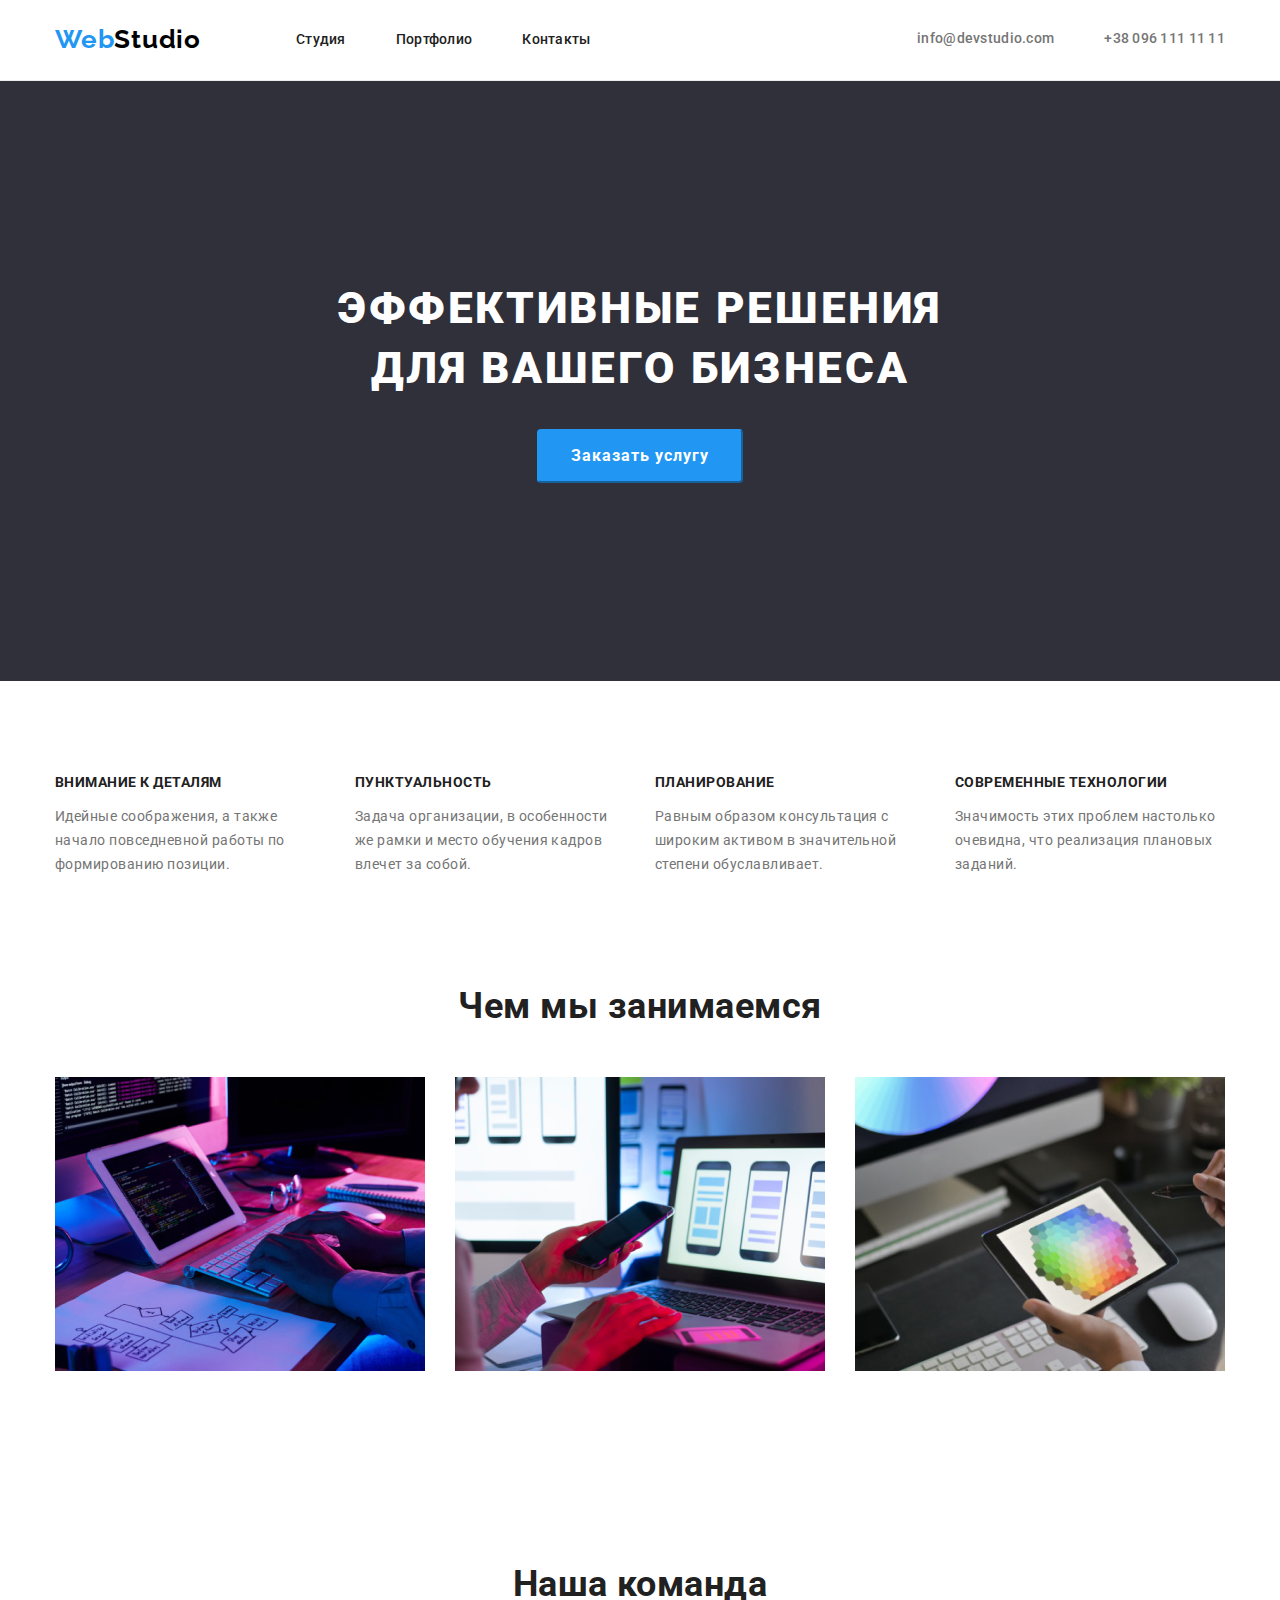
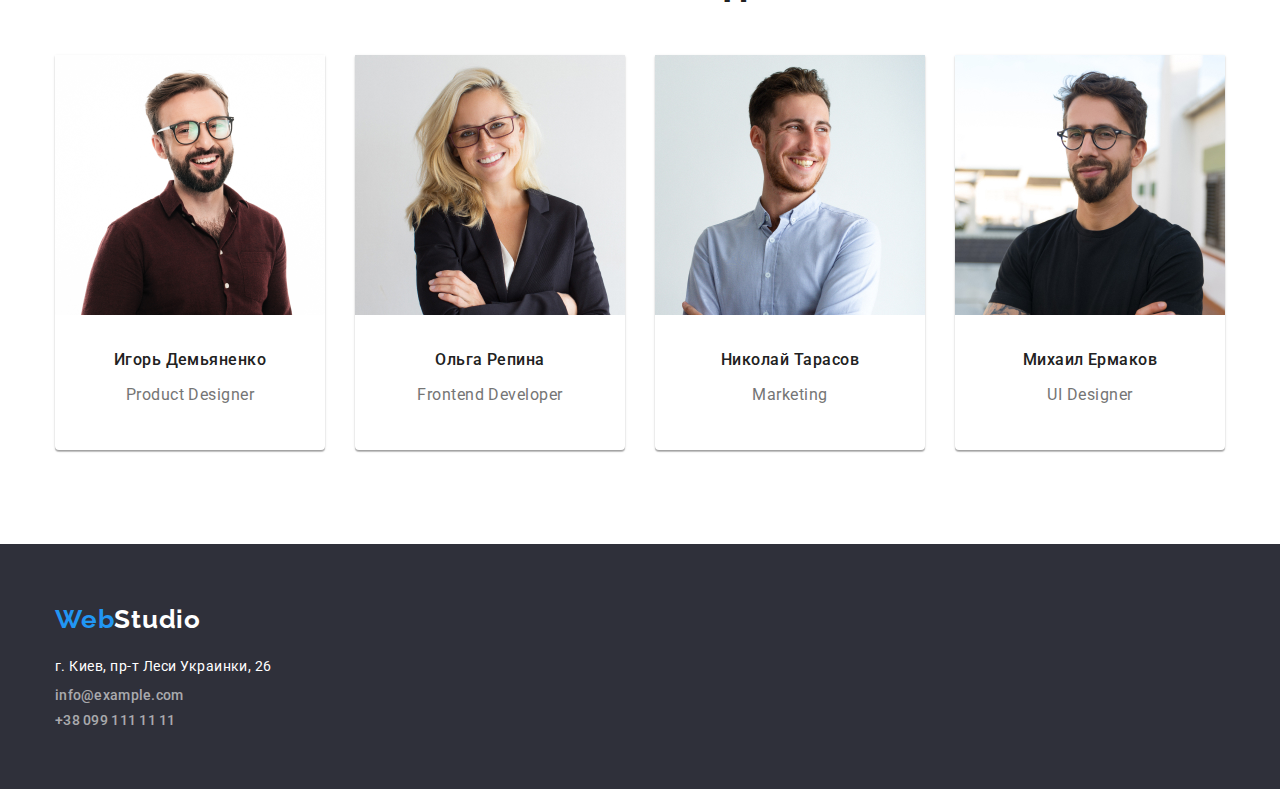
<file: index.html>
<!DOCTYPE html>
<html lang="en">
<head>
    <meta charset="UTF-8">
    <meta http-equiv="X-UA-Compatible" content="IE=edge">
    <meta name="viewport" content="width=device-width, initial-scale=1.0">
    <title>Document</title>
    <link rel="preconnect" href="https://fonts.gstatic.com" />
    <link
      href="https://fonts.googleapis.com/css2?family=Raleway:wght@700&family=Roboto:wght@400;500;700;900&display=swap"
      rel="stylesheet"
    />
    <link
      rel="stylesheet"
      href="https://cdnjs.cloudflare.com/ajax/libs/modern-normalize/1.0.0/modern-normalize.min.css"
    />
    <link rel="stylesheet" href="./css/style.css">
</head>


<!-- Шапка -->
<header class="header">
    <div class="container main-nav">
     <nav class="header-nav">
         <a href="/" class="logo"> <span class="color-web">Web</span>Studio</a>  
    <ul class="site-nav list">
        <li class="item"><a href="./index.html" class="header-link">Студия</a></li>
        <li class="item"><a href="./portfolio.html" class="header-link">Портфолио</a></li>
        <li class="item"><a href="" class="header-link">Контакты</a></li>
    </ul>
    </nav>
   <!-- Контакты -->
    <ul class="contacts list">
        <li class="item"><a href="mailto:info@devstudio.com" class="mail-link">info@devstudio.com</a></li>
        <li class="item"><a href="tel:+380961111111" class="tel-link">+38 096 111 11 11</a></li>
        
    </ul>
    </div>

</header>
<main>
<!-- Банер -->

    <section class="hero ">
        <div class="hero-title-container">
        <h1 class="hero-title">Эффективные решения <br> для вашего бизнеса</h1>
        <button type="button" class="button">Заказать услугу</button> 
    </div>
    </section>


<!-- Особенности -->
<section class="section features">
    <div class="container">
    <ul class="list section-list">
        <li class="features-blocks">
            <h3 class="features-title">Внимание к деталям</h3>
            <p>Идейные соображения, а также начало повседневной работы по формированию позиции.</p>
        </li>
        <li class="features-blocks">
            <h3 class="features-title">Пунктуальность</h3>
            <p>Задача организации, в особенности же рамки и место обучения кадров влечет за собой.</p>
        </li>
        <li class="features-blocks">
            <h3 class="features-title">Планирование</h3>
            <p>Равным образом консультация с широким активом в значительной степени обуславливает.</p>
        </li>
        <li class="features-blocks">
            <h3 class="features-title">Современные технологии</h3>
            <p>Значимость этих проблем настолько очевидна, что реализация плановых заданий.</p>
        </li>
    </ul>
    </div>
</section>

<!-- Чем мы занимаемся -->
<section class=" about-section section "> 
    <div class="container">
      <h2 class="section-title">Чем мы занимаемся</h2>
      
      <ul class="list section-list">
      <li class="about item"><img src="img/box1.jpg" alt="Робота с Html кодом" width="370"></li>
      <li class="about item"><img src="img/box2.jpg" alt="Разроботка сайта для телефона" width="370"></li>
      <li class="about item"><img src="img/box3.jpg" alt="Подбор цветовой палитры" width="370"></li>
    </ul>
    </div>
</section>

<!-- Наша команда -->
<section class="section">
    <div class="container">
    <h2 class="section-title">Наша команда</h2>
    <ul class="list section-list">
        <li class="team-item">
            <img src="img/IgorDemianenko.png" alt="Игорь Демьяненко" width="270">
            <div class="team-list-content">
                <h3 class="name-title">Игорь Демьяненко</h3>
            <p class="position">Product Designer</p>
        </div>
            
        </li>
        <li class="team-item">
            <img src="img/OlgaRepina.jpg" alt="Ольга Репина" width="270">
            <div class="team-list-content"><h3 class="name-title">Ольга Репина</h3>
            <p class="position">Frontend Developer</p></div>
            
        </li>
        <li class="team-item">
            <img src="img/NikolaiTarasov.jpg" alt="Николай Тарасов" width="270">
            <div class="team-list-content"><h3 class="name-title">Николай Тарасов</h3>
            <p class="position">Marketing</p></div>
            
        </li>
        <li class="team-item">
            <img src="img/MikhailErmakov.jpg" alt="Михаил Ермаков" width="270">
            <div class="team-list-content"> <h3 class="name-title">Михаил Ермаков</h3>
            <p class="position">UI Designer</p></div>
           
        </li>
    </ul>
    </div>
</section>
</main>
<!-- Футер -->
<footer class="footer">
 <div class="container">
        <ul class="list section-footer">
          <li>
            <div class="footer-logo-container">
              <a lang="en" href="/" class="logo footer"
                ><span class="color-web">Web</span>Studio</a
              >
            </div>
            <div class="contact-section-footer">
              <address class="item address">
                г. Киев, пр-т Леси Украинки, 26
              </address>
              <ul class="list">
                <li class="item">
                  <a
                    class="mail-link footer-link"
                    target="_blank"
                    href="mailto:info@example.com"
                    >info@example.com</a
                  >
                </li>
                <li class="item">
                  <a class="tel-link footer-link" target="_blank" href="tel:+380991111111"
                    >+38 099 111 11 11</a
                  >
                </li>
              </ul>
            </div>
          </li>
</footer>

</body>

</html>
</file>
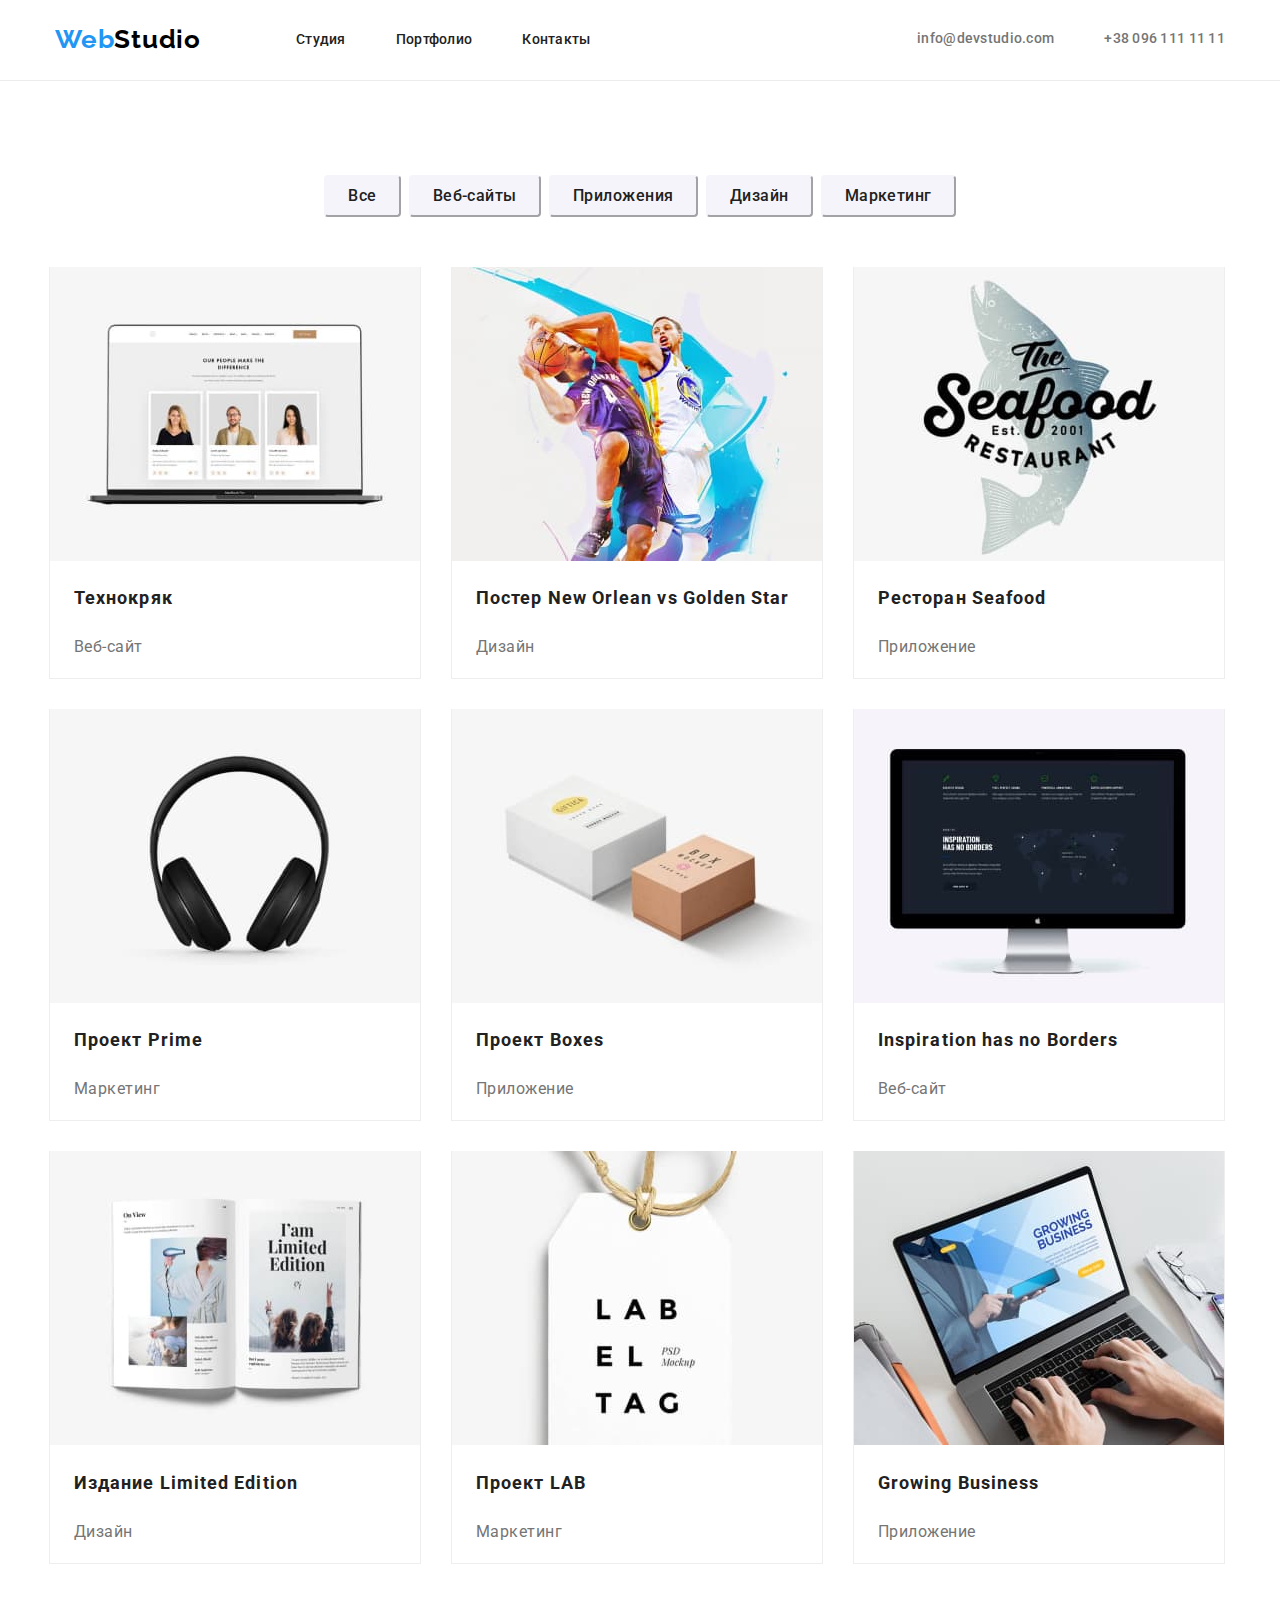
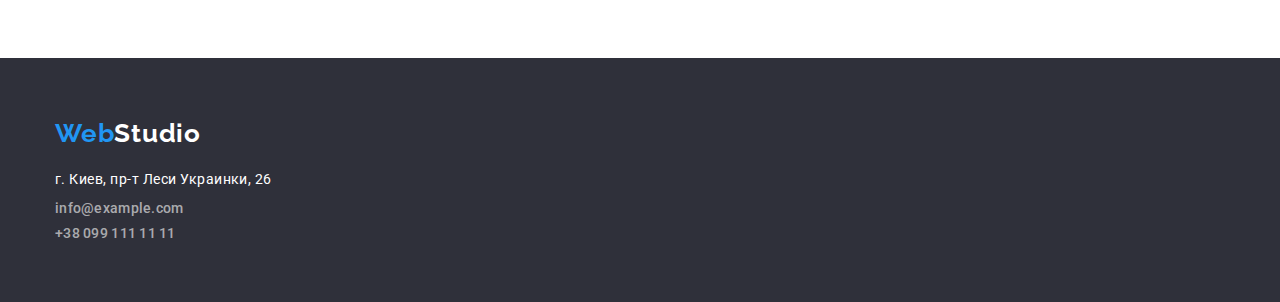
<file: portfolio.html>
<!DOCTYPE html>
<html lang="en">
  <head>
    <meta charset="UTF-8" />
    <meta http-equiv="X-UA-Compatible" content="IE=edge" />
    <meta name="viewport" content="width=device-width, initial-scale=1.0" />
    <title>Document</title>
    <link rel="preconnect" href="https://fonts.gstatic.com" />
    <link
      href="https://fonts.googleapis.com/css2?family=Raleway:wght@700&family=Roboto:wght@400;500;700;900&display=swap"
      rel="stylesheet"
    />
    <link
      rel="stylesheet"
      href="https://cdnjs.cloudflare.com/ajax/libs/modern-normalize/1.0.0/modern-normalize.min.css"
    />
    <link rel="stylesheet" href="./css/style.css" />
  </head>
  <body>
    <header class="header">
    <div class="container main-nav">
     <nav class="header-nav">
         <a href="/" class="logo"> <span class="color-web">Web</span>Studio</a>  
    <ul class="site-nav list">
        <li class="item"><a href="./index.html" class="header-link">Студия</a></li>
        <li class="item"><a href="./portfolio.html" class="header-link">Портфолио</a></li>
        <li class="item"><a href="" class="header-link">Контакты</a></li>
    </ul>
    </nav>
   <!-- Контакты -->
    <ul class="contacts list">
        <li class="item"><a href="mailto:info@devstudio.com" class="mail-link">info@devstudio.com</a></li>
        <li class="item"><a href="tel:+380961111111" class="tel-link">+38 096 111 11 11</a></li>
        
    </ul>
    </div>

</header>
    <main>
      <section class="section">
        
        <!--Фильтры-->
     
        <div class="container">
          <ul class="list section-buttons">
            <li class="item button-hover">
              <button type="button" class="button portfolio">Все</button>
            </li>
            <li class="item button-hover">
              <button type="button" class="button portfolio">Веб-сайты</button>
            </li>
            <li class="item button-hover">
              <button type="button" class="button portfolio">Приложения</button>
            </li>
            <li class="item button-hover">
              <button type="button" class="button portfolio">Дизайн</button>
            </li>
            <li class="item button-hover">
              <button type="button" class="button portfolio">Маркетинг</button>
            </li>
          </ul>

        <!-- Карточки -->

          
            <ul class="list card-list" >
              <li class="card item" >
               <img
                        src="./img/portfolio/techno.jpg"
                        alt=" сайт на мониторе"
                        width="370"
                      />
                      <div class="card-container">
                      <h2 class="card-name">Технокряк</h2>
                  <p class="card-text">Веб-сайт</p>
                  </div>
                </a>
              </li>
              <li class="card item">
                
                  <img
                    src="./img/portfolio/poster.jpg"
                    alt="постер баскетболисты"
                    width="370"
                  />
                  <div class="card-container">
                  <h2 class="card-name">Постер New Orlean vs Golden Star</h2>
                  <p class="card-text">Дизайн</p>
               </div>
              </li>
              <li class="card item">
                
                  <img
                    src="./img/portfolio/restaurant.jpg"
                    alt="Логотип ресторана"
                    width="370"
                  />
                  <div class="card-container">
                  <h2 class="card-name">Ресторан Seafood</h2>
                  <p class="card-text">Приложение</p>
               </div>
              </li>
              <li class="card item">
                
                  <img
                    src="./img/portfolio/project.jpg"
                    alt="Наушники"
                    width="370"
                  />
                  <div class="card-container">
                  <h2 class="card-name">Проект Prime</h2>
                  <p class="card-text">Маркетинг</p>
                </div>
              </li>
              <li class="card item">
                
                  <img
                    src="./img/portfolio/projectbox.jpg"
                    alt="Две коробочки"
                    width="370"
                  />
                  <div class="card-container">
                  <h2 class="card-name">Проект Boxes</h2>
                  <p class="card-text">Приложение</p>
               </div>
              </li>
              <li class="card item">
                
                  <img
                    src="./img/portfolio/inspiration.jpg"
                    alt="сайт на мониторе"
                    width="370"
                  />
                  <div class="card-container">
                  <h2 class="card-name">Inspiration has no Borders</h2>
                  <p class="card-text">Веб-сайт</p>
                </div>
              </li>
              <li class="card item">
               
                  <img
                    src="./img/portfolio/limitededition.jpg"
                    alt="Журнал с картинками"
                    width="370"
                  />
                  <div class="card-container">
                  <h2 class="card-name">Издание Limited Edition</h2>
                  <p class="card-text">Дизайн</p>
             </div>
              </li>
              <li class="card item">
                
                  <img src="./img/portfolio/lab.jpg" alt="бирка" width="370" />
                  <div class="card-container">
                  <h2 class="card-name">Проект LAB</h2>
                  <p class="card-text">Маркетинг</p>
                </div>
              </li>
              <li class="card item">
               
                  <img
                    src="./img/portfolio/growingbusiness.jpg"
                    alt="Работа за ноутбуком"
                    width="370"
                  />
                  <div class="card-container">
                  <h2 class="card-name">Growing Business</h2>
                  <p class="card-text">Приложение</p>
                </div>
              </li>
            </ul>
         </div>
      </section>
    </main>
    <!-- Футер -->
<footer class="footer">
 <div class="container">
        <ul class="list section-footer">
          <li>
            <div class="footer-logo-container">
              <a lang="en" href="/" class="logo footer"
                ><span class="color-web">Web</span>Studio</a
              >
            </div>
            <div class="contact-section-footer">
              <address class="item address">
                г. Киев, пр-т Леси Украинки, 26
              </address>
              <ul class="list">
                <li class="item">
                  <a
                    class="mail-link footer-link"
                    target="_blank"
                    href="mailto:info@example.com"
                    >info@example.com</a
                  >
                </li>
                <li class="item">
                  <a class="tel-link footer-link" target="_blank" href="tel:+380991111111"
                    >+38 099 111 11 11</a
                  >
                </li>
              </ul>
            </div>
          </li>
</footer>
  </body>
</html>
</file>
<file: css/style.css>
:root {
  --primary-text-color: #757575;
  --title-text-color: #212121;
  --accent-text-color: #2196f3;
  --footer-text-color: #fff;
}
body {
  background-color: #fff;
  color: var(--primary-text-color);

  font-family: "Roboto", sans-serif;
  letter-spacing: 0.03em;
  margin: 0;
}
.list {
  list-style: none;
  padding: 0;
  margin: 0;
}
.link {
  text-decoration: none;
}
.container {
  width: 1200px;
  padding: 0 15px;
  margin-left: auto;
  margin-right: auto;
}
.section {
  padding: 94px 0;
}
.section-title {
  margin-top: 0;
  margin-bottom: 50px;
  font-size: 36px;
  line-height: 1.17;
  text-align: center;
  color: var(--title-text-color);
}

/* ====== HEADER ====== */
.header {
  letter-spacing: 0.02em;
  padding-top: 24px;
  padding-bottom: 25px;
  border-bottom: 1px solid #ececec;
}
.logo {
  font-family: Raleway;
  font-weight: bold;
  font-size: 26px;
  line-height: 1.19;
  letter-spacing: 0.03em;
  color: #000;
  margin-right: 95px;
}
.color-web {
  color: var(--accent-text-color);
}
.header-link {
  color: var(--title-text-color);

  font-size: 14px;
  line-height: 1.14;
  letter-spacing: 0.02em;
  font-weight: 500;

  text-decoration: none;
}
.main-nav {
  display: flex;
  align-items: center;
  justify-content: space-between;
}
.site-nav .item:not(:last-child) {
  margin-right: 50px;
}
.site-nav,
.header-nav,
.contacts {
  display: flex;
  align-items: center;
}

.contacts .item + .item {
  margin-left: 50px;
}
.mail-link,
.tel-link {
  display: flex;
  align-items: center;
  font-weight: 500;
  font-size: 14px;
  line-height: 1.14;
  letter-spacing: 0.02em;
  color: var(--primary-text-color);
}

.site-nav :hover,
.site-nav :focus,
.mail-link:focus,
.mail-link:hover,
.tel-link:hover,
.tel-link:focus {
  color: var(--accent-text-color);
}
.logo.footer,
.address {
  color: var(--footer-text-color);
}

.mail-link,
.logo,
.tel-link {
  text-decoration: none;
}
/* ====== HEADER-END ====== */
/* ====== HERO ====== */
.hero {
  background: #2f303a;

  text-align: center;
  height: 600px;
  margin: 0 auto;
  display: flex;
  justify-content: center;
  align-items: center;
}

.hero-title {
  color: white;
  margin-top: 0;
  margin-bottom: 30px;
  margin-right: 0;
  margin-left: 0;
  font-weight: 900;
  font-size: 44px;
  line-height: 1.36;

  text-align: center;

  letter-spacing: 0.06em;
  text-transform: uppercase;
}
.hero-title-container {
  max-width: 696px;
  text-align: center;
}
.button {
  color: white;
  font-family: inherit;
  background-color: var(--accent-text-color);
  border-color: var(--accent-text-color);
  border-radius: 4px;

  font-size: 16px;
  font-weight: bold;
  line-height: 1.87;
  letter-spacing: 0.06em;
  cursor: pointer;
  padding: 10px 32px;

  min-width: 200px;
}
/* ====== HERO-END ====== */
/* ====== FEATURES ====== */

.section-list {
  display: flex;
  flex-wrap: wrap;
  margin-left: -30px;
  margin-top: -30px;
}
.features-blocks {
  flex-basis: calc((100% - 120px) / 4);
  font-size: 14px;
  line-height: 1.71;
  margin-top: 30px;
  margin-left: 30px;
}
.features-title {
  margin-top: 0;
  margin-bottom: 10px;
  text-transform: uppercase;
  font-size: 14px;
  line-height: 1.14;
  color: var(--title-text-color);
}

/* ====== FEATURES-END ====== */
/* ====== ABOUT ====== */
.about {
  position: relative;
  flex-basis: calc((100% - 90px) / 3);
  margin-top: 30px;
  margin-left: 30px;
}
/* ====== ABOUT-END ====== */
/* ====== TEAM ====== */
.about-section {
  padding-top: 0;
}
.name-title {
  color: var(--title-text-color);
  font-weight: 500;
  font-size: 16px;
  line-height: 1.2;
  text-align: center;
  margin: 0;
}
.position {
  font-size: 16px;
  line-height: 1.2;
  text-align: center;
}
.team {
  background: #f5f4fa;
}
.team-item {
  flex-basis: calc((100% - 120px) / 4);
  margin-top: 30px;
  margin-left: 30px;

  background: white;
  box-shadow: 0px 1px 3px rgba(0, 0, 0, 0.12), 0px 1px 1px rgba(0, 0, 0, 0.14),
    0px 2px 1px rgba(0, 0, 0, 0.2);
  border-radius: 0px 0px 4px 4px;
}
.team-list-content {
  padding-top: 30px;
  padding-left: 32px;
  padding-right: 32px;
  padding-bottom: 30px;
}

/* ====== TEAM-END ====== */
/* ====== FOOTER ====== */
.address {
  font-size: 14px;
  line-height: 1.71;
  font-style: normal;
  color: #ffffff;
}
.footer {
  background-color: #2f303a;
  padding: 60px 0;
}

.footer-logo-container {
  margin-bottom: 20px;
}

.contact-section-footer .item:not(:last-child) {
  margin-bottom: 9px;
}

/* ====== FOOTER-END ====== */
.portfolio-cards {
  display: flex;
  flex-wrap: wrap;
}
.card-name {
  font-weight: bold;
  font-size: 18px;
  line-height: 2;
  letter-spacing: 0.06em;
  color: #212121;
}
.card-text {
  font-size: 16px;
  line-height: 1.87;
  color: #757575;
}
.card-list {
  display: flex;
  flex-wrap: wrap;
  margin-left: -36px;
  margin-top: -30px;
}
.card {
  flex-basis: calc((100% - 270px) / 9);
  margin-left: 30px;
  margin-top: 30px;
  border-bottom: 1px solid #eeeeee;
  border-left: 1px solid #eeeeee;
  border-right: 1px solid #eeeeee;
}
.card-container {
  padding-left: 24px;
}

.section-buttons {
  display: flex;
  justify-content: center;
  margin-bottom: 50px;
}
.section-buttons .item:not(:last-child) {
  margin-right: 8px;
}
.button.portfolio {
  background: #f5f4fa;
  border-color: #f5f4fa;

  font-weight: 500;
  line-height: 1.62;
  text-align: center;

  color: #212121;
  letter-spacing: 0.03em;
  min-width: 73px;
  padding: 6px 22px;
}
.button-hover :hover,
.button-hover :focus {
  color: var(--footer-text-color);
  border-color: var(--accent-text-color);
  background-color: var(--accent-text-color);
}
.footer-link {
  color: rgba(255, 255, 255, 0.6);
}
</file>
